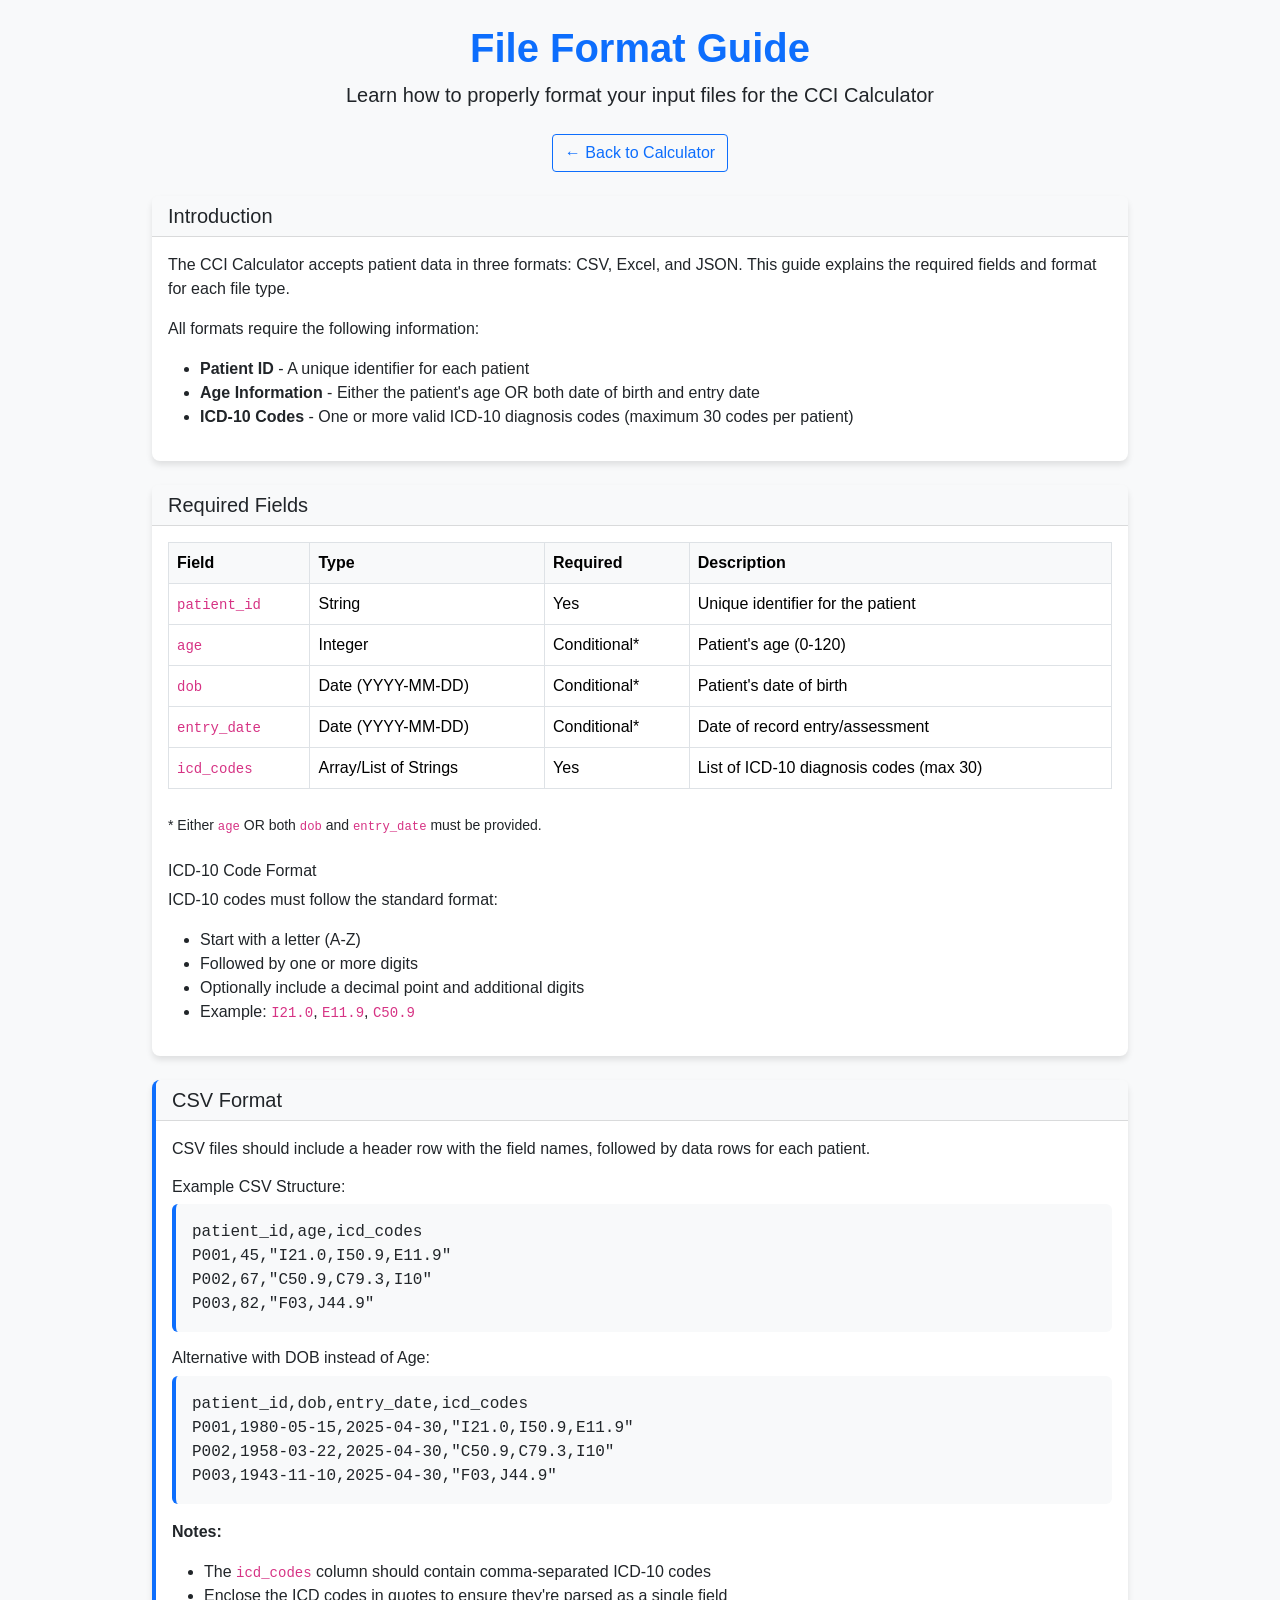
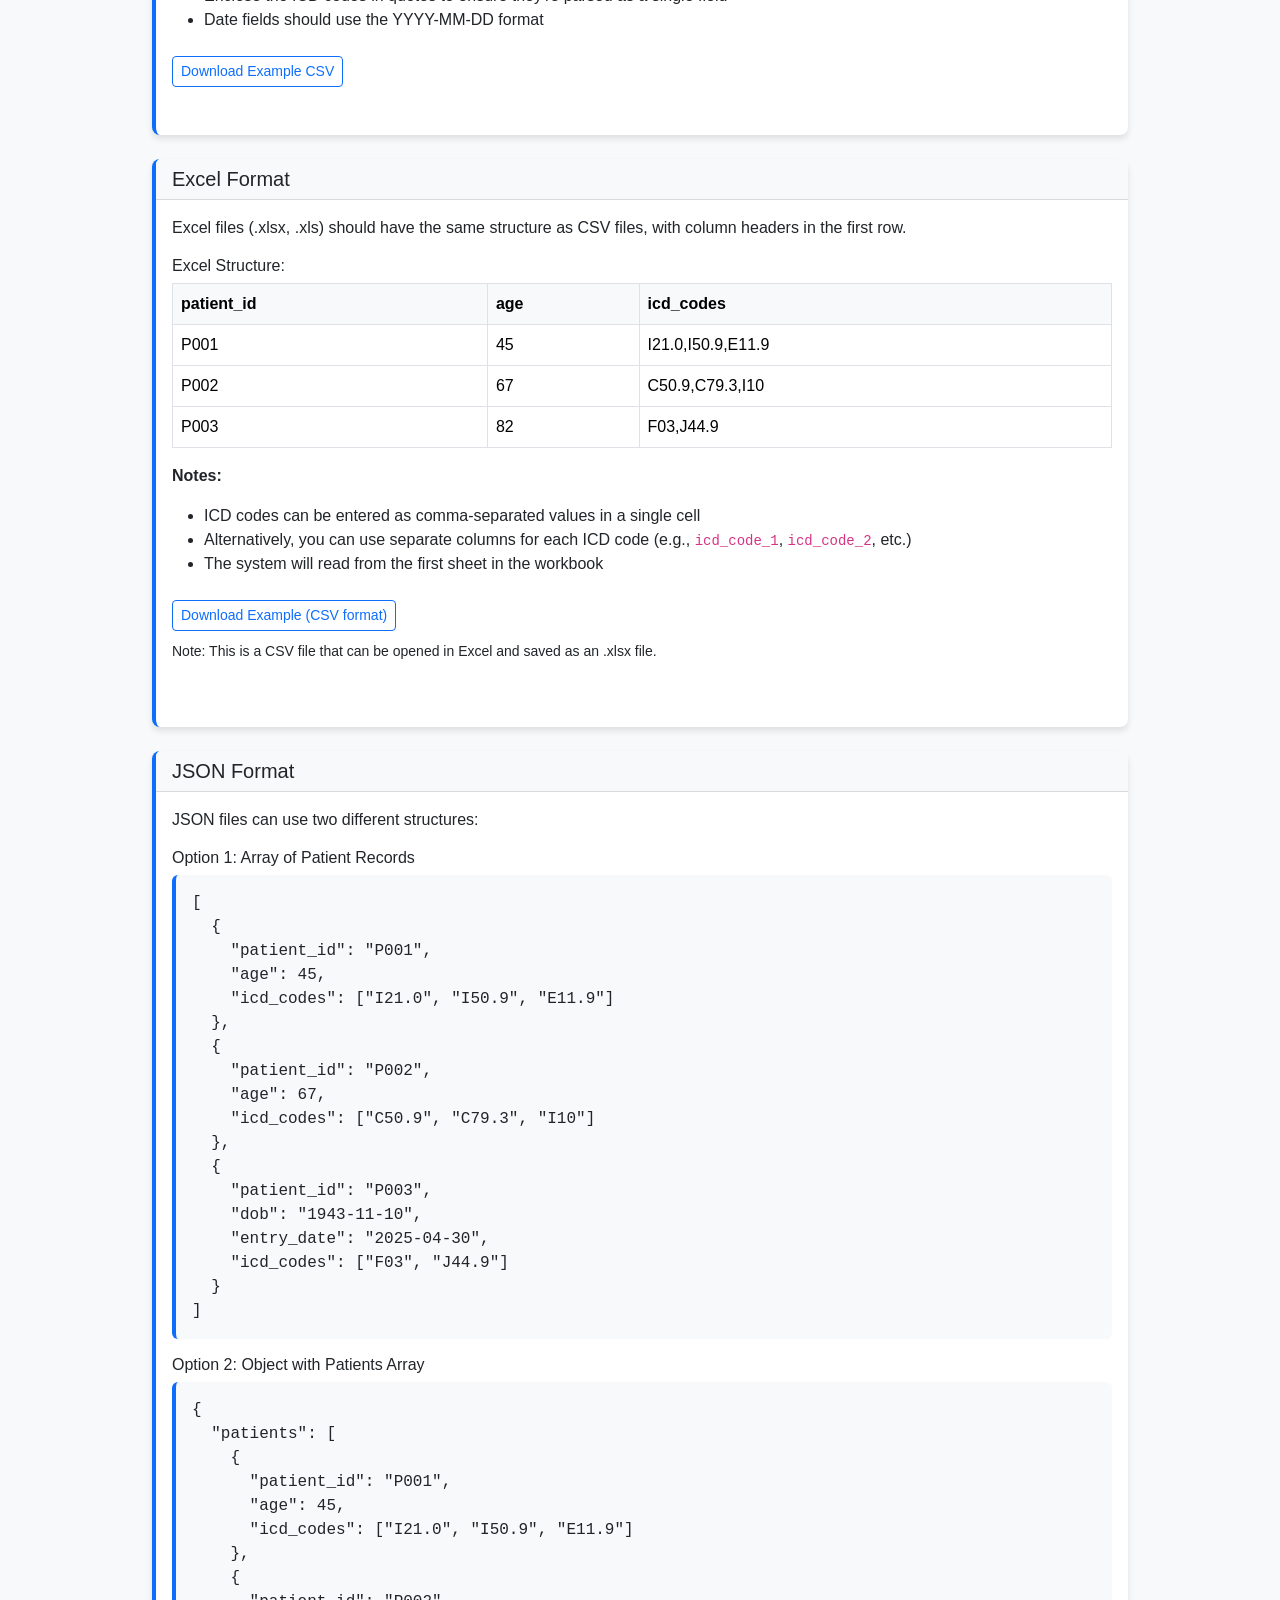
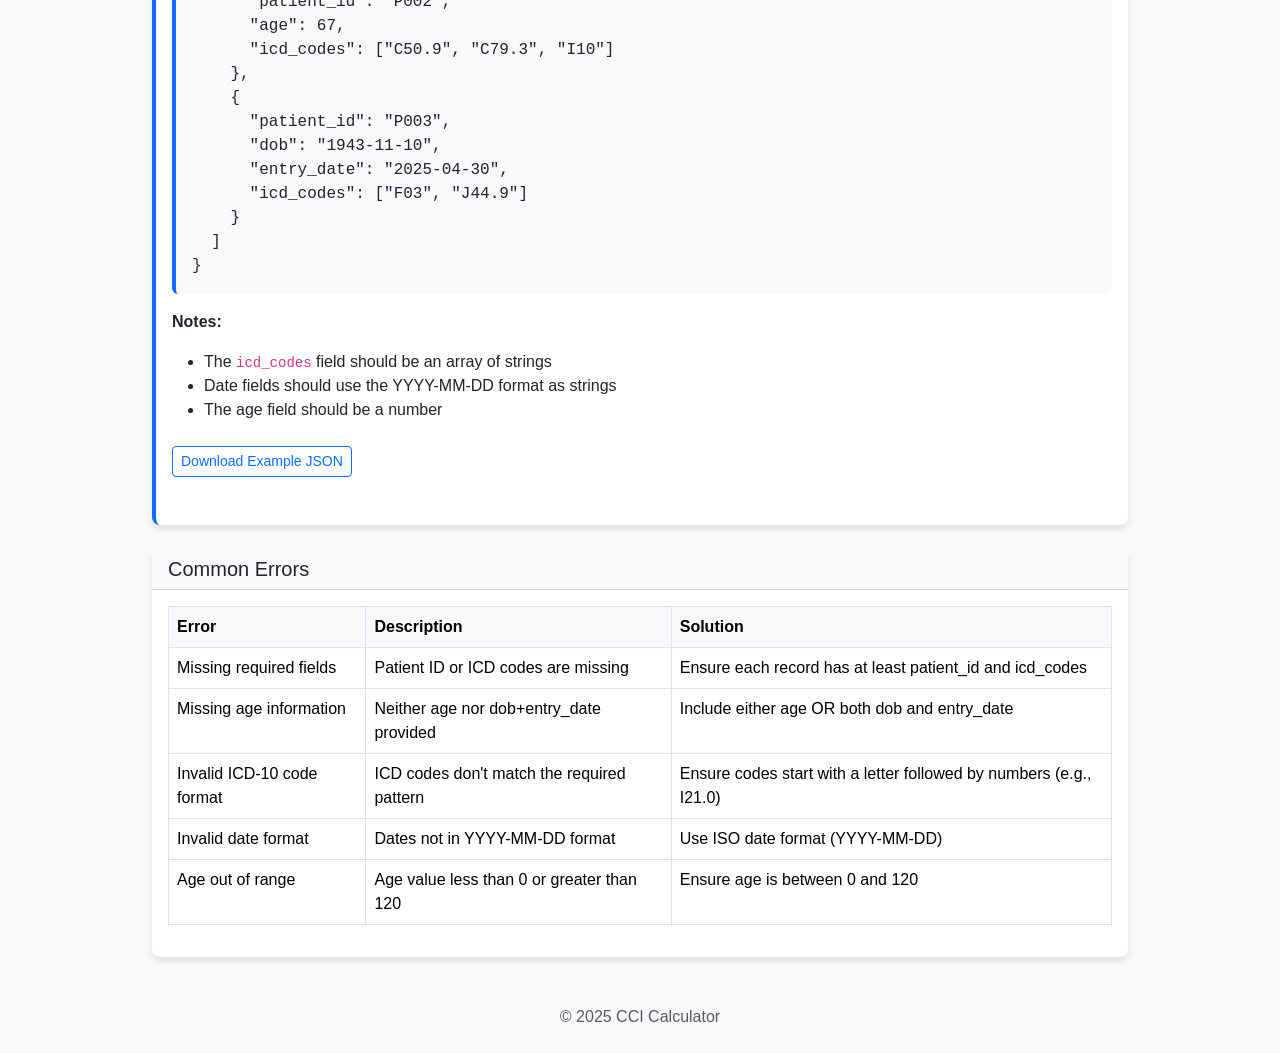
<file: static/format_guide.html>
<!DOCTYPE html>
<html lang="en">
<head>
    <meta charset="UTF-8">
    <meta name="viewport" content="width=device-width, initial-scale=1.0">
    <title>CCI Calculator - File Format Guide</title>
    <!-- Bootstrap CSS -->
    <link href="https://cdn.jsdelivr.net/npm/bootstrap@5.3.0/dist/css/bootstrap.min.css" rel="stylesheet">
    <!-- Custom CSS -->
    <link rel="stylesheet" href="/static/css/styles.css">
    <style>
        .format-section {
            margin-bottom: 2rem;
        }
        .code-block {
            background-color: #f8f9fa;
            border-radius: 6px;
            padding: 1rem;
            font-family: monospace;
            white-space: pre-wrap;
            margin-bottom: 1rem;
            border-left: 4px solid #0d6efd;
        }
        .field-table th {
            background-color: #f8f9fa;
        }
        .download-link {
            display: inline-block;
            margin-top: 0.5rem;
        }
        .format-card {
            border-left: 4px solid #0d6efd;
        }
    </style>
</head>
<body>
    <div class="container">
        <header class="my-4 text-center">
            <h1>File Format Guide</h1>
            <p class="lead">Learn how to properly format your input files for the CCI Calculator</p>
            <a href="/static/index.html" class="btn btn-outline-primary mt-2">← Back to Calculator</a>
        </header>

        <div class="row">
            <div class="col-lg-10 mx-auto">
                <!-- Introduction -->
                <div class="card mb-4">
                    <div class="card-header">
                        <h5 class="mb-0">Introduction</h5>
                    </div>
                    <div class="card-body">
                        <p>The CCI Calculator accepts patient data in three formats: CSV, Excel, and JSON. This guide explains the required fields and format for each file type.</p>
                        <p>All formats require the following information:</p>
                        <ul>
                            <li><strong>Patient ID</strong> - A unique identifier for each patient</li>
                            <li><strong>Age Information</strong> - Either the patient's age OR both date of birth and entry date</li>
                            <li><strong>ICD-10 Codes</strong> - One or more valid ICD-10 diagnosis codes (maximum 30 codes per patient)</li>
                        </ul>
                    </div>
                </div>

                <!-- Required Fields -->
                <div class="card mb-4">
                    <div class="card-header">
                        <h5 class="mb-0">Required Fields</h5>
                    </div>
                    <div class="card-body">
                        <div class="table-responsive">
                            <table class="table table-bordered field-table">
                                <thead>
                                    <tr>
                                        <th>Field</th>
                                        <th>Type</th>
                                        <th>Required</th>
                                        <th>Description</th>
                                    </tr>
                                </thead>
                                <tbody>
                                    <tr>
                                        <td><code>patient_id</code></td>
                                        <td>String</td>
                                        <td>Yes</td>
                                        <td>Unique identifier for the patient</td>
                                    </tr>
                                    <tr>
                                        <td><code>age</code></td>
                                        <td>Integer</td>
                                        <td>Conditional*</td>
                                        <td>Patient's age (0-120)</td>
                                    </tr>
                                    <tr>
                                        <td><code>dob</code></td>
                                        <td>Date (YYYY-MM-DD)</td>
                                        <td>Conditional*</td>
                                        <td>Patient's date of birth</td>
                                    </tr>
                                    <tr>
                                        <td><code>entry_date</code></td>
                                        <td>Date (YYYY-MM-DD)</td>
                                        <td>Conditional*</td>
                                        <td>Date of record entry/assessment</td>
                                    </tr>
                                    <tr>
                                        <td><code>icd_codes</code></td>
                                        <td>Array/List of Strings</td>
                                        <td>Yes</td>
                                        <td>List of ICD-10 diagnosis codes (max 30)</td>
                                    </tr>
                                </tbody>
                            </table>
                        </div>
                        <p class="mt-2"><small>* Either <code>age</code> OR both <code>dob</code> and <code>entry_date</code> must be provided.</small></p>
                        
                        <h6 class="mt-4">ICD-10 Code Format</h6>
                        <p>ICD-10 codes must follow the standard format:</p>
                        <ul>
                            <li>Start with a letter (A-Z)</li>
                            <li>Followed by one or more digits</li>
                            <li>Optionally include a decimal point and additional digits</li>
                            <li>Example: <code>I21.0</code>, <code>E11.9</code>, <code>C50.9</code></li>
                        </ul>
                    </div>
                </div>

                <!-- CSV Format -->
                <div class="card mb-4 format-card">
                    <div class="card-header">
                        <h5 class="mb-0">CSV Format</h5>
                    </div>
                    <div class="card-body format-section">
                        <p>CSV files should include a header row with the field names, followed by data rows for each patient.</p>
                        
                        <h6>Example CSV Structure:</h6>
                        <div class="code-block">patient_id,age,icd_codes
P001,45,"I21.0,I50.9,E11.9"
P002,67,"C50.9,C79.3,I10"
P003,82,"F03,J44.9"</div>

                        <h6>Alternative with DOB instead of Age:</h6>
                        <div class="code-block">patient_id,dob,entry_date,icd_codes
P001,1980-05-15,2025-04-30,"I21.0,I50.9,E11.9"
P002,1958-03-22,2025-04-30,"C50.9,C79.3,I10"
P003,1943-11-10,2025-04-30,"F03,J44.9"</div>

                        <p><strong>Notes:</strong></p>
                        <ul>
                            <li>The <code>icd_codes</code> column should contain comma-separated ICD-10 codes</li>
                            <li>Enclose the ICD codes in quotes to ensure they're parsed as a single field</li>
                            <li>Date fields should use the YYYY-MM-DD format</li>
                        </ul>
                        
                        <a href="/static/examples/example.csv" class="download-link btn btn-sm btn-outline-primary">Download Example CSV</a>
                    </div>
                </div>

                <!-- Excel Format -->
                <div class="card mb-4 format-card">
                    <div class="card-header">
                        <h5 class="mb-0">Excel Format</h5>
                    </div>
                    <div class="card-body format-section">
                        <p>Excel files (.xlsx, .xls) should have the same structure as CSV files, with column headers in the first row.</p>
                        
                        <h6>Excel Structure:</h6>
                        <div class="table-responsive">
                            <table class="table table-bordered">
                                <thead>
                                    <tr>
                                        <th>patient_id</th>
                                        <th>age</th>
                                        <th>icd_codes</th>
                                    </tr>
                                </thead>
                                <tbody>
                                    <tr>
                                        <td>P001</td>
                                        <td>45</td>
                                        <td>I21.0,I50.9,E11.9</td>
                                    </tr>
                                    <tr>
                                        <td>P002</td>
                                        <td>67</td>
                                        <td>C50.9,C79.3,I10</td>
                                    </tr>
                                    <tr>
                                        <td>P003</td>
                                        <td>82</td>
                                        <td>F03,J44.9</td>
                                    </tr>
                                </tbody>
                            </table>
                        </div>

                        <p><strong>Notes:</strong></p>
                        <ul>
                            <li>ICD codes can be entered as comma-separated values in a single cell</li>
                            <li>Alternatively, you can use separate columns for each ICD code (e.g., <code>icd_code_1</code>, <code>icd_code_2</code>, etc.)</li>
                            <li>The system will read from the first sheet in the workbook</li>
                        </ul>
                        
                        <a href="/static/examples/example.xlsx.csv" class="download-link btn btn-sm btn-outline-primary">Download Example (CSV format)</a>
                        <p class="mt-2"><small>Note: This is a CSV file that can be opened in Excel and saved as an .xlsx file.</small></p>
                    </div>
                </div>

                <!-- JSON Format -->
                <div class="card mb-4 format-card">
                    <div class="card-header">
                        <h5 class="mb-0">JSON Format</h5>
                    </div>
                    <div class="card-body format-section">
                        <p>JSON files can use two different structures:</p>
                        
                        <h6>Option 1: Array of Patient Records</h6>
                        <div class="code-block">[
  {
    "patient_id": "P001",
    "age": 45,
    "icd_codes": ["I21.0", "I50.9", "E11.9"]
  },
  {
    "patient_id": "P002",
    "age": 67,
    "icd_codes": ["C50.9", "C79.3", "I10"]
  },
  {
    "patient_id": "P003",
    "dob": "1943-11-10",
    "entry_date": "2025-04-30",
    "icd_codes": ["F03", "J44.9"]
  }
]</div>

                        <h6>Option 2: Object with Patients Array</h6>
                        <div class="code-block">{
  "patients": [
    {
      "patient_id": "P001",
      "age": 45,
      "icd_codes": ["I21.0", "I50.9", "E11.9"]
    },
    {
      "patient_id": "P002",
      "age": 67,
      "icd_codes": ["C50.9", "C79.3", "I10"]
    },
    {
      "patient_id": "P003",
      "dob": "1943-11-10",
      "entry_date": "2025-04-30",
      "icd_codes": ["F03", "J44.9"]
    }
  ]
}</div>

                        <p><strong>Notes:</strong></p>
                        <ul>
                            <li>The <code>icd_codes</code> field should be an array of strings</li>
                            <li>Date fields should use the YYYY-MM-DD format as strings</li>
                            <li>The age field should be a number</li>
                        </ul>
                        
                        <a href="/static/examples/example.json" class="download-link btn btn-sm btn-outline-primary">Download Example JSON</a>
                    </div>
                </div>

                <!-- Common Errors -->
                <div class="card mb-4">
                    <div class="card-header">
                        <h5 class="mb-0">Common Errors</h5>
                    </div>
                    <div class="card-body">
                        <div class="table-responsive">
                            <table class="table table-bordered">
                                <thead>
                                    <tr>
                                        <th>Error</th>
                                        <th>Description</th>
                                        <th>Solution</th>
                                    </tr>
                                </thead>
                                <tbody>
                                    <tr>
                                        <td>Missing required fields</td>
                                        <td>Patient ID or ICD codes are missing</td>
                                        <td>Ensure each record has at least patient_id and icd_codes</td>
                                    </tr>
                                    <tr>
                                        <td>Missing age information</td>
                                        <td>Neither age nor dob+entry_date provided</td>
                                        <td>Include either age OR both dob and entry_date</td>
                                    </tr>
                                    <tr>
                                        <td>Invalid ICD-10 code format</td>
                                        <td>ICD codes don't match the required pattern</td>
                                        <td>Ensure codes start with a letter followed by numbers (e.g., I21.0)</td>
                                    </tr>
                                    <tr>
                                        <td>Invalid date format</td>
                                        <td>Dates not in YYYY-MM-DD format</td>
                                        <td>Use ISO date format (YYYY-MM-DD)</td>
                                    </tr>
                                    <tr>
                                        <td>Age out of range</td>
                                        <td>Age value less than 0 or greater than 120</td>
                                        <td>Ensure age is between 0 and 120</td>
                                    </tr>
                                </tbody>
                            </table>
                        </div>
                    </div>
                </div>
            </div>
        </div>

        <footer class="my-4 text-center text-muted">
            <p>&copy; 2025 CCI Calculator</p>
        </footer>
    </div>

    <!-- Bootstrap JS Bundle with Popper -->
    <script src="https://cdn.jsdelivr.net/npm/bootstrap@5.3.0/dist/js/bootstrap.bundle.min.js"></script>
</body>
</html>
</file>
<file: static/css/styles.css>
/* CCI Calculator Styles */

/* General Styles */
body {
    background-color: #f8f9fa;
    color: #212529;
    font-family: 'Segoe UI', Tahoma, Geneva, Verdana, sans-serif;
}

.container {
    max-width: 1200px;
}

/* Header Styles */
header h1 {
    color: #0d6efd;
    font-weight: 600;
}

/* Card Styles */
.card {
    border-radius: 8px;
    box-shadow: 0 4px 6px rgba(0, 0, 0, 0.1);
    margin-bottom: 1.5rem;
    border: none;
}

.card-header {
    background-color: #f8f9fa;
    border-bottom: 1px solid rgba(0, 0, 0, 0.125);
    font-weight: 600;
}

/* Disclaimer Styles */
.disclaimer-card {
    border-left: 4px solid #ffc107;
}

.disclaimer-text {
    font-size: 0.9rem;
    margin-bottom: 0;
}

/* Form Styles */
.form-label {
    font-weight: 500;
}

.form-control:focus, .form-select:focus {
    border-color: #86b7fe;
    box-shadow: 0 0 0 0.25rem rgba(13, 110, 253, 0.25);
}

#submit-btn {
    padding: 0.6rem 1rem;
    font-weight: 500;
}

/* Error Styles */
#error-container {
    border-left: 4px solid #dc3545;
}

#error-details {
    max-height: 200px;
    overflow-y: auto;
    background-color: #f8f9fa;
    padding: 0.5rem;
    border-radius: 4px;
}

/* Results Styles */
#results-container {
    border-left: 4px solid #198754;
}

#results-summary {
    background-color: #f8f9fa;
    padding: 1rem;
    border-radius: 6px;
}

#results-details {
    margin-top: 1.5rem;
}

#results-table {
    font-size: 0.9rem;
}

.condition-badge {
    font-size: 0.75rem;
    padding: 0.25rem 0.5rem;
    margin-right: 0.25rem;
    margin-bottom: 0.25rem;
    display: inline-block;
}

/* Button Styles */
.btn {
    border-radius: 4px;
    font-weight: 500;
}

.btn-primary {
    background-color: #0d6efd;
    border-color: #0d6efd;
}

.btn-primary:hover {
    background-color: #0b5ed7;
    border-color: #0a58ca;
}

.btn-success {
    background-color: #198754;
    border-color: #198754;
}

.btn-success:hover {
    background-color: #157347;
    border-color: #146c43;
}

/* Responsive Styles */
@media (max-width: 768px) {
    .card-body {
        padding: 1rem;
    }
    
    .btn {
        padding: 0.375rem 0.75rem;
    }
    
    #results-container .btn {
        font-size: 0.9rem;
    }
    
    .d-flex {
        flex-direction: column;
    }
    
    .d-flex .btn {
        margin-bottom: 0.5rem;
    }
}

/* Loading Animation */
.spinner {
    width: 40px;
    height: 40px;
    margin: 0 auto;
    border: 4px solid rgba(0, 0, 0, 0.1);
    border-radius: 50%;
    border-top: 4px solid #0d6efd;
    animation: spin 1s linear infinite;
}

@keyframes spin {
    0% { transform: rotate(0deg); }
    100% { transform: rotate(360deg); }
}

/* Table Styles */
.table-responsive {
    max-height: 400px;
    overflow-y: auto;
}

.table th {
    position: sticky;
    top: 0;
    background-color: #f8f9fa;
    z-index: 1;
}

/* Patient Details Modal */
.modal-header {
    background-color: #f8f9fa;
    border-bottom: 1px solid rgba(0, 0, 0, 0.125);
}

.condition-list {
    list-style-type: none;
    padding-left: 0;
}

.condition-list li {
    padding: 0.25rem 0;
    border-bottom: 1px solid rgba(0, 0, 0, 0.05);
}

.condition-list li:last-child {
    border-bottom: none;
}

.condition-present {
    color: #198754;
    font-weight: 500;
}

.condition-absent {
    color: #6c757d;
}
</file>
